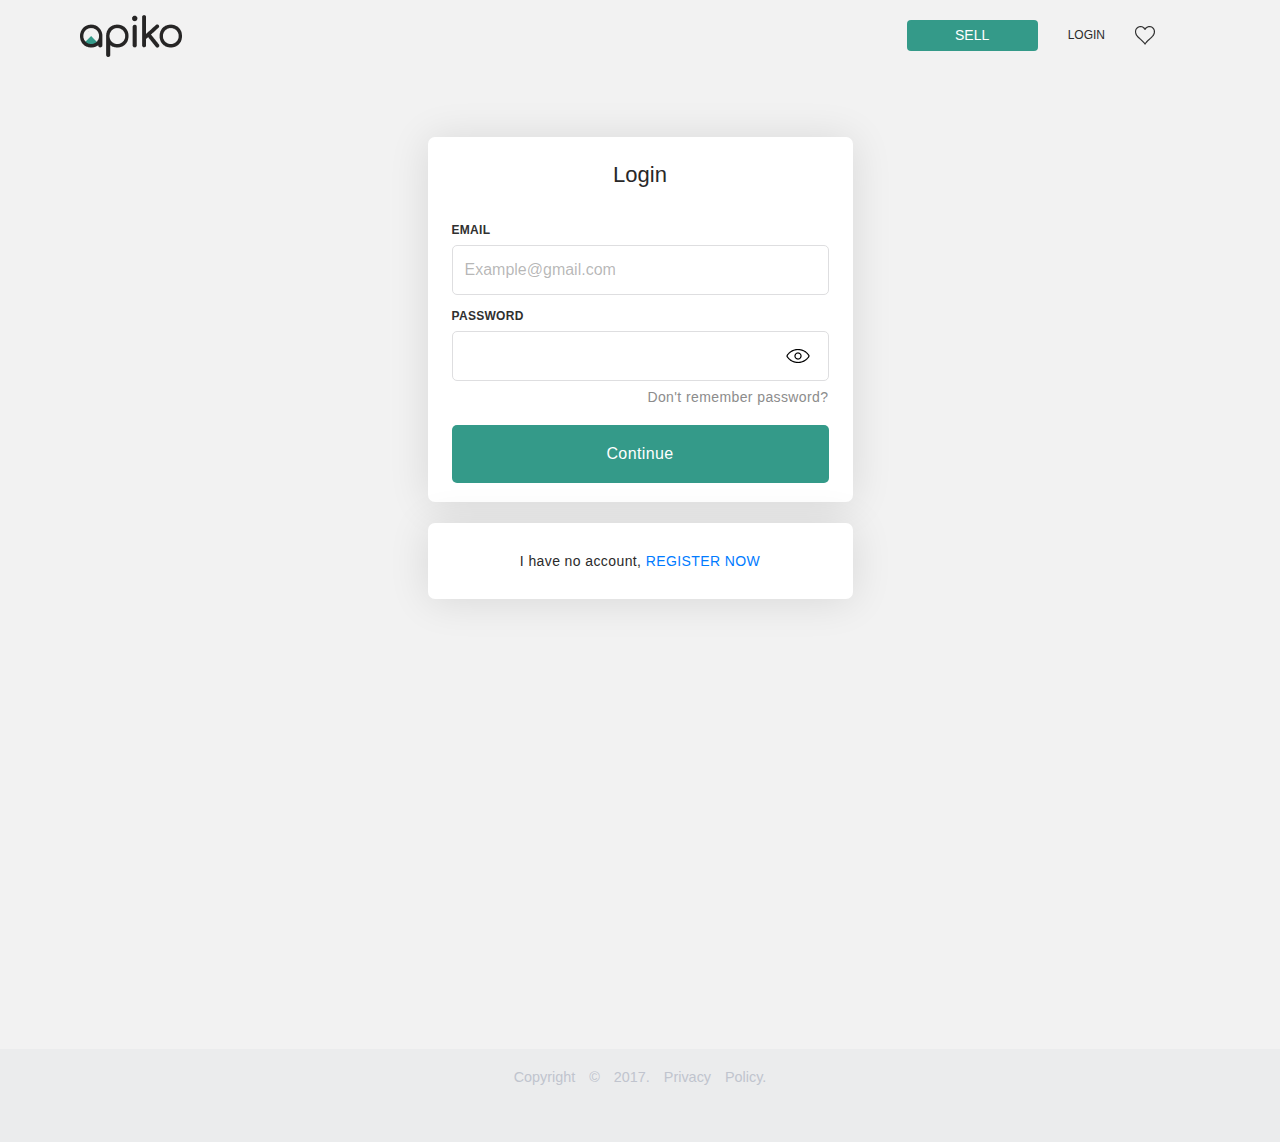
<file: LogIn.html>
<!DOCTYPE html>
<html>

<head>
    <meta charset="utf-8">

    <title> Log In </title>
    <meta name="viewport" content="width=device-width, initial-scale=1">
    <link rel="stylesheet" href="https://stackpath.bootstrapcdn.com/bootstrap/4.3.1/css/bootstrap.min.css" integrity="sha384-ggOyR0iXCbMQv3Xipma34MD+dH/1fQ784/j6cY/iJTQUOhcWr7x9JvoRxT2MZw1T" crossorigin="anonymous">
    <link rel="stylesheet" type="text/css" href="style.css">
</head>

<body>
    <div class="header">
        <a href="#default" class="logo"><img src="Logofull.png" alt="Logo"></a>
        <div class="header-right">
            <a class="sell" href="#1">SELL</a>
            <a href="#1">LOGIN</a>
            <a class="shape" href="#1"><img src="Shape.png" alt=""></a>
        </div>
    </div>

    <form>
        <div class="container">
            <h1>Login</h1>
            <label for="uname"><b>EMAIL</b></label>
            <input type="email" placeholder="Example@gmail.com" id="uname" required>
            <label for="psw"><b>PASSWORD</b></label>
            <input type="password" id="psw" required>
            <p class="remember-password"><a href="#1">Don't remember password?</a></p>
            <button type="submit">Continue</button>
        </div>
        <div class="container-register" style="background-color:#ffffff">
            <span class="psw">I have no account, <a href="#">REGISTER NOW</a></span>
        </div>
    </form>


    <div class="footer">
        <p>Copyright © 2017. Privacy Policy.</p>
    </div>


</body>

</html>
</file>
<file: style.css>
body {
        background: #F2F2F2;
        background-size: 200%;
    }
    
    .header {
        overflow: hidden;
        background-color: #F2F2F2;
        padding: 0px 60px;
    }
    
    .header a {
        float: left;
        color: #2B2B2B;
        text-align: center;
        text-decoration: none;
        font-size: 12px;
        line-height: 40px;
        border-radius: 4px;
        margin-right: 30px;
        margin-top: 15px;
    }
    
    .header a.logo {
        padding-left: 20px;
    }
    
    .header a.sell {
        background-color: #349A89;
        color: white;
        font-size: 14px;
        line-height: 30px;
        width: 131px;
        height: 31px;
        margin-top: 20px;
        padding-top: 0px;
        font-weight: normal;
    }
    
    .header a.sell:hover {
        opacity: 0.8;
    }
    
    .header a.shape {
        margin-top: 15px;
    }
    
    .header-right {
        float: right;
        padding-right: 35px;
    }
    
    input[type=email],
    input[type=password] {
        width: 100%;
        padding: 12px 12px;
        margin: 8px 0px;
        margin-top: 0px;
        display: inline-block;
        border: 1px solid #DEDEE0;
        box-sizing: border-box;
        border-radius: 5px;
    }
    
    input[type="password"] {
        background-image: url("eye.png");
        background-repeat: no-repeat;
        background-position: 95% 50%;
    }
    
    .container h1 {
        font-family: Helvetica;
        font-size: 22px;
        line-height: 25px;
        color: #282828;
        text-align: center;
        margin-bottom: 30px;
    }
    
    .container label {
        font-family: Helvetica;
        font-size: 12px;
        line-height: 14px;
        letter-spacing: 0.3px;
        text-transform: uppercase;
        color: #303030;
    }
    
     ::-webkit-input-placeholder {
        color: rgba(102, 102, 102, 0.466455);
    }
    
     ::-moz-placeholder {
        color: rgba(102, 102, 102, 0.466455);
    }
    /* Firefox 19+ */
    
     :-moz-placeholder {
        color: rgba(102, 102, 102, 0.466455);
    }
    /* Firefox 18- */
    
     :-ms-input-placeholder {
        color: rgba(102, 102, 102, 0.466455);
    }
    
    .remember-password a {
        font-family: Helvetica;
        font-size: 14px;
        line-height: 16px;
        text-decoration: none;
        text-align: center;
        letter-spacing: 0.4px;
        color: #8C8C8C;
        float: right;
    }
    
    button {
        background: #349A89;
        border-radius: 5px;
        color: white;
        font-family: Helvetica;
        font-size: 16px;
        line-height: 18px;
        text-align: center;
        letter-spacing: 0.4px;
        padding: 14px 20px;
        margin: 8px 0;
        border: none;
        cursor: pointer;
        width: 100%;
        margin-top: 20px;
        height: 58px;
    }
    
    button:hover {
        opacity: 0.8;
    }
    
    .container {
        padding: 25px 24px 15px;
        max-width: 425px;
        max-height: 365px;
        background: #FFFFFF;
        box-shadow: 0px 2px 42px rgba(0, 0, 0, 0.111233);
        border-radius: 7px;
        margin-top: 80px;
    }
    
    .container-register {
        max-width: 425px;
        height: 76px;
        background: #FFFFFF;
        box-shadow: 0px 2px 42px rgba(0, 0, 0, 0.111233);
        border-radius: 7px;
        margin-top: 21px;
        margin-bottom: 450px;
        display: block;
        margin-left: auto;
        margin-right: auto;
    }
    
    .psw {
        display: block;
        font-family: Helvetica;
        font-size: 14px;
        line-height: 16px;
        text-align: center;
        letter-spacing: 0.4px;
        color: #2A2A2A;
        margin: 0 auto;
        padding-top: 30px;
    }
    
    .footer {
        left: 0;
        bottom: 0;
        width: 100%;
        background-color: rgba(192, 196, 206, 0.127321);
        color: #C0C4CE;
        text-align: center;
        font-family: Font Awesome 5 Brands;
        font-style: normal;
        font-weight: normal;
        font-size: 14.4px;
        line-height: 17px;
        word-spacing: 10px;
        padding-bottom: 40px;
        padding-top: 20px;
    }
    
    @media screen and (max-width: 600px) {
        .header {
            padding: 0 20px;
        }
        .header a {
            float: none;
            display: block;
            text-align: left;
        }
        .header-right {
            float: none;
        }
    }
    
    @media screen and (max-width: 180px) {
        button {
            width: 100%;
            height: 100%;
        }
    }
</file>
